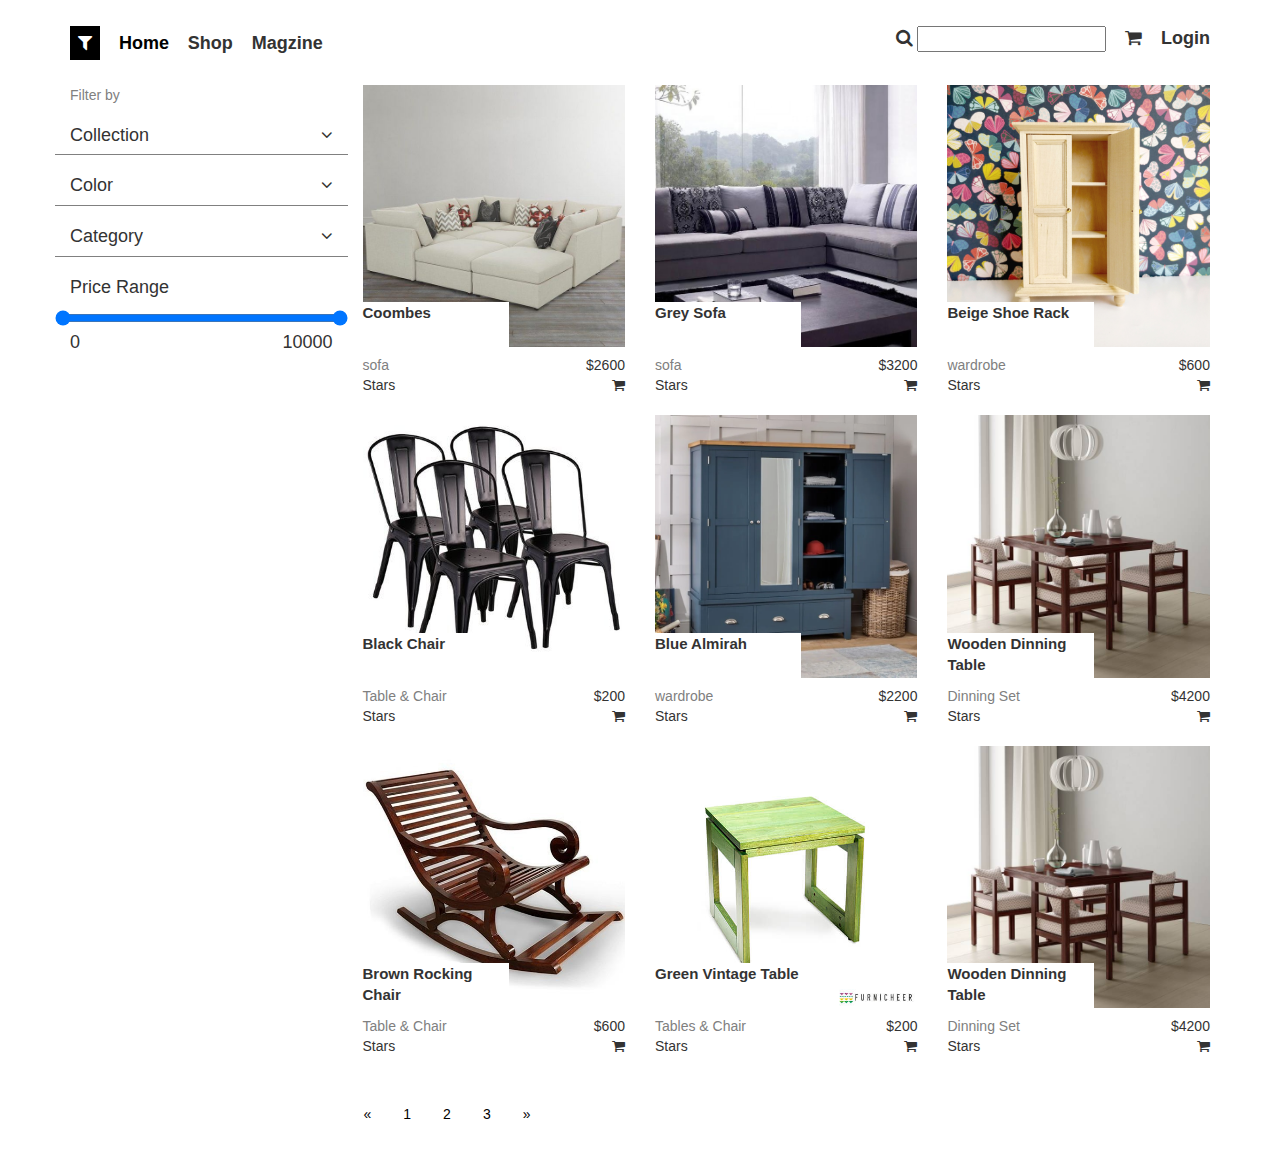
<file: index.html>
<!DOCTYPE html>
<html lang="en">

<head>
    <title>CSS Template</title>
    <meta charset="utf-8">
    <meta name="viewport" content="width=device-width, initial-scale=1">
    <link rel="stylesheet" type="text/css" href="index.css">
    <link rel="stylesheet" href="https://maxcdn.bootstrapcdn.com/bootstrap/3.4.1/css/bootstrap.min.css">
    <script src="index.js"></script>
    <link rel="stylesheet" href="https://cdnjs.cloudflare.com/ajax/libs/font-awesome/4.7.0/css/font-awesome.min.css">
</head>

<body>
    <div class="container" style="margin-top: 2%;">
        <div class="row">
            <div class='col-md-6 col-sm-6 col-xs-12' style="text-align: left;">
                <span class="tabs"> <i  onclick="applyColor()"
                    style="background: black; padding: 8px; color: white; cursor: pointer;"
                    class="fa fa-filter"></i></span>
                <span class="tabs"><a  href = 'file:///C:/Users/anukesh.bhawsar/Desktop/test_js/index.html' >Home</a></span>
                <span class="tabs">Shop</span>
                <span class="tabs">Magzine</span>
            </div>
            <div class='col-md-6 col-sm-6 col-xs-12' style="text-align: right;">
                <span><i  onclick="ngForFunctionality()" style="font-size: 18px; cursor: pointer;" class="fa fa-search"></i>
                    <span><input id='search' type='input'></input></span>
                    <span style="font-size: 18px; margin-left: 15px; font-weight: bold;"><i
                            class="fa fa-shopping-cart"></i></span>
                    <span style="font-size: 18px; margin-left: 15px; font-weight: bold;">Login</span>
                </span>
            </div>
        </div>

        <div class="row" style="margin-top: 25px;">
            <div class="col-md-3 col-sm-3 col-xs-5">
                <div class="row" style="color: grey;">
                    <div class=col-md-12 col-sm-12 col-xs-12>Filter by</div>
                </div>
                <div class="row filters">
                    <div class="col-md-8">Collection</div>
                    <div onclick="showCheckboxesCollection()" class="col-md-4 dropdown-icon"><i
                            class="fa fa-angle-down"></i></div>
                    <div class="col-md-12 col-sm-12 col-xs-12 checkboxes" id="checkboxes1">
                        <label for="one">
                            <input type="checkbox" id="collection" value="Living Room" />Living Room</label>
                        <label for="two">
                            <input type="checkbox" id="collection" value="Bed Room" />Bed Room</label>
                        <label for="three">
                            <input type="checkbox" id="collection" value="Kids Room" />Kids Room</label>
                        <label for="three">
                            <input type="checkbox" id="collection" value="Lounge" />Lounge</label>
                    </div>
                </div>
                <div class="row filters">
                    <div class="col-md-8">Color</div>
                    <div class="col-md-4 dropdown-icon" onclick="showCheckboxesColor()"><i class="fa fa-angle-down"></i>
                    </div>
                    <div class="col-md-12 col-sm-12 col-xs-12 checkboxes" id="checkboxes2">
                        <label for="one">
                            <input type="checkbox" value="Red" name="colors" id="colors" />Red</label>
                        <label for="two">
                            <input type="checkbox" value="Blue" name="colors" id="colors" />Blue</label>
                        <label for="three">
                            <input type="checkbox" value="Green" name="colors" id="colors" />Green</label>
                        <label for="one">
                            <input type="checkbox" value="Brown" name="colors" id="colors" />Brown</label>
                        <label for="two">
                            <input type="checkbox" value="Black" name="colors" id="colors" />Black</label>
                        <label for="three">
                            <input type="checkbox" value="White" name="colors" id="colors" />White</label>
                    </div>
                </div>
                <div class="row filters">
                    <div class="col-md-8">Category</div>
                    <div class="col-md-4 dropdown-icon" onclick="showCheckboxesCategory()"><i
                            class="fa fa-angle-down"></i></div>
                    <div class="col-md-12 col-sm-12 col-xs-12 checkboxes" id="checkboxes3">
                        <label for="one">
                            <input type="checkbox" id="category" value="Bed" />Bed</label>
                        <label for="two">
                            <input type="checkbox" id="category" value="Table & Chair" />Table & Chair</label>
                        <label for="three">
                            <input type="checkbox" id="category" value="Dinning Set" />Dinning Set</label>
                        <label for="one">
                            <input type="checkbox" id="category" value="Shoe Racks" />Shoe Racks</label>
                        <label for="two">
                            <input type="checkbox" id="category" value="Sofa" />Sofa</label>
                        <label for="three">
                            <input type="checkbox" id="category" value="Book Shelf" />Book Shelf</label>
                    </div>
                </div>
                <div class="row filters" style="border: none !important;">
                    <div class="col-md-12 col-sm-12 col-xs-12">Price Range</div>
                    <section class="range-slider"> <input value="0" min="0" max="10000" step="50" type="range">
                        <input value="10000" min="0" max="10000" step="50" type="range">
                        <div class="col-md-6 col-sm-6 col-xs-6 rangeValues1"></div>
                        <div class="col-md-6 col-sm-6 col-xs-6 rangeValues2"></span>
                        </div>
                    </section>
                </div>
            </div>

            <div class="col-md-9 col-sm-9 col-xs-7">
                <div class="row" id="card-list">
                </div>
                <div class="row">
                    <div class=" col-md-6 col-sm-6 col-xs-6 pagination">
                    </div>
                </di>
            </div>
        </div>
    </div>
    </div>
</body>

</html>
</file>
<file: index.css>
.tabs{
    margin-right: 15px;
    font-size: 18px;
    font-weight: bold;
    cursor: pointer;
}

.filters{
    margin-top: 18px;
    padding-bottom: 6px;
    font-size: 18px;
    border-bottom: 1px solid grey;
    cursor: pointer;
}

.fa-angle-down{
    margin-left: 5px;
    font-weight: bold;
}

.dropdown-icon{
text-align: right;
}

section.range-slider {
    margin-top: 18px;
    position: relative;
    text-align: center;
}
.rangeValues1{
    margin-top: 30px;
    display: inline-block;
    text-align: left;
}
.rangeValues2{
    margin-top: 30px;
    display: inline-block;
    text-align: right;
}
section.range-slider input {
    pointer-events: none;
    position: absolute;
    overflow: hidden;
    left: 0;
    top: 15px;
    outline: none;
    height: 20px;
    margin: 0;
    color: grey;
    padding: 0;
}

section.range-slider input::-webkit-slider-thumb {
    pointer-events: all;
    position: relative;
    z-index: 1;
    outline: 0;
    width: 25px;
    height: 25px;
    cursor: pointer;
}

section.range-slider input::-moz-range-thumb {
    pointer-events: all;
    position: relative;
    z-index: 10;
    -moz-appearance: none;
    width: 25px;
    height: 25px;
}

section.range-slider input::-moz-range-track {
    position: relative;
    z-index: -1;
    background-color: rgba(0, 0, 0, 1);
    border: 0;
}
section.range-slider input:last-of-type::-moz-range-track {
    -moz-appearance: none;
    background: none transparent;
    border: 0;
}
  section.range-slider input[type=range]::-moz-focus-outer {
  border: 0;
}

.checkboxes {
    display: none;
    padding-top: 8px;
    background: rgb(230 229 218);
    border-top: 1px solid;
}

.card{
    margin-bottom: 20px;
}

.bottom-left {
    position: absolute;
    bottom: 8px;
    background: white;
    height: 85px;
    width: 50%;
  }
.bottom-left-text{
    font-weight: bold;
    font-size: 15px;
}

input[type=checkbox]{
    margin-right: 6px !important;
}

label{
    display: block !important;
    font-size: 14px !important;
}

.pagination a {
    color: black;
    float: left;
    padding: 8px 16px;
    text-decoration: none;
    transition: background-color .3s;
  }
  
  .pagination a.active {
    background-color: dodgerblue;
    color: white;
  }
  
  .pagination a:hover:not(.active) {background-color: #ddd;}

  a {
      color: black !important;
    }

    a:hover{
        text-decoration: none !important;
    }
</file>
